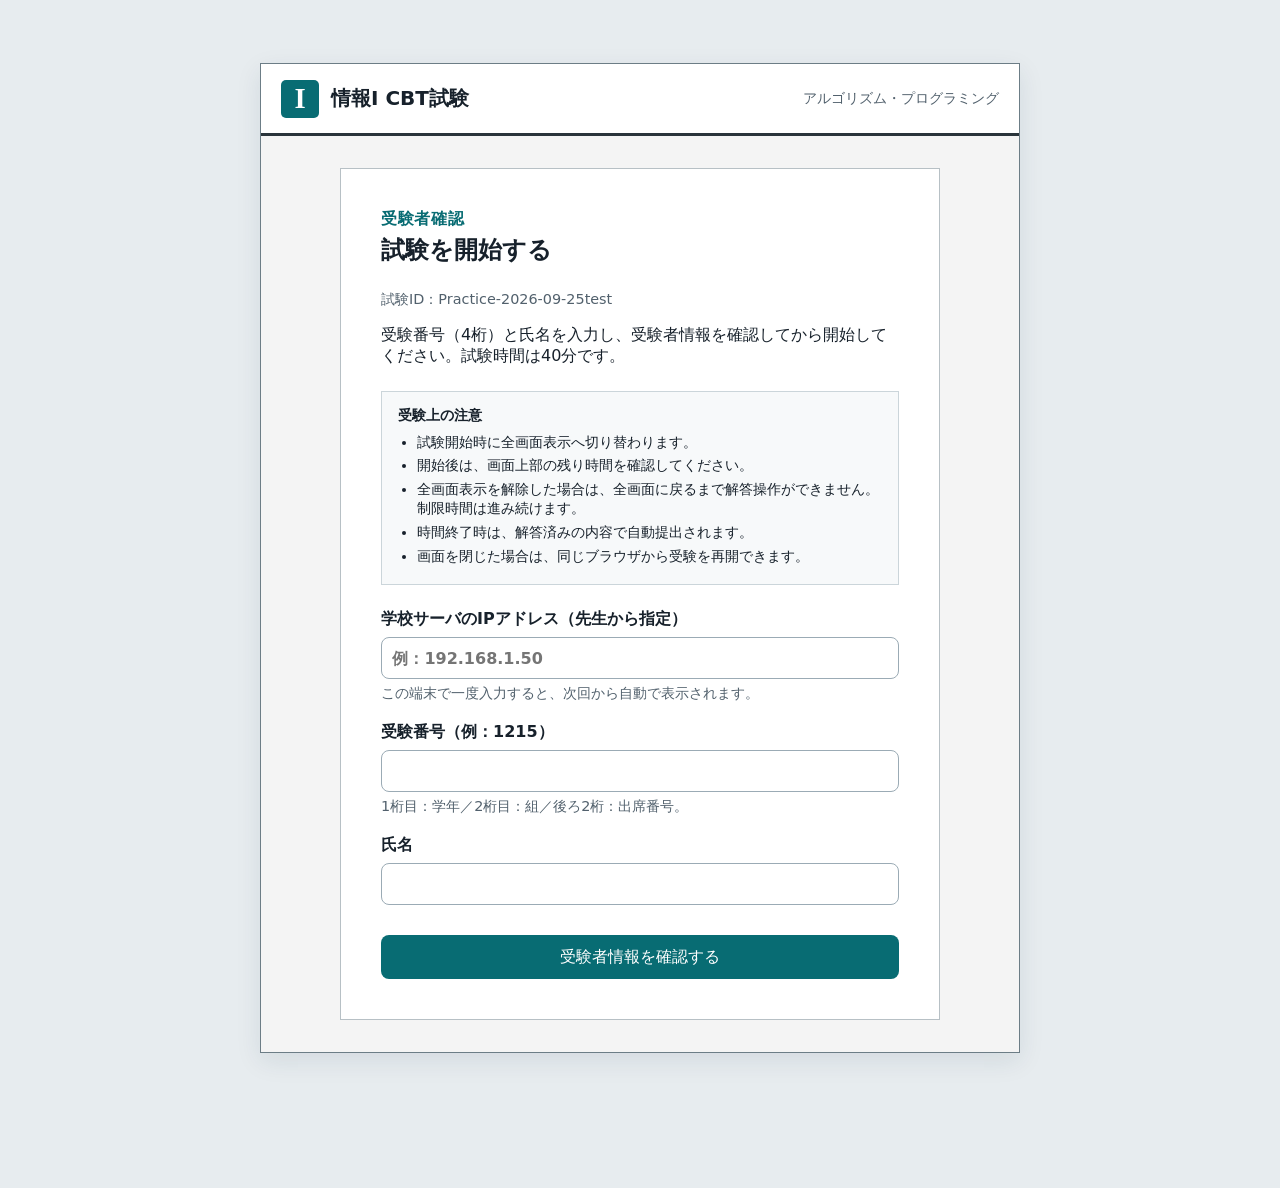
<file: index.html>
<!doctype html>
<html lang="ja">
  <head>
    <meta charset="UTF-8" />
    <meta name="viewport" content="width=device-width, initial-scale=1.0" />
    <title>情報I CBT</title>
    <link rel="stylesheet" href="styles.css?v=20261002-fullscreen1" />
  </head>
  <body>
    <main class="app-shell">
      <section id="entry-screen" class="entry-screen">
        <header class="cbt-header"><div><span class="cbt-mark">I</span><strong>情報I CBT試験</strong></div><span>アルゴリズム・プログラミング</span></header>
        <div class="entry-card">
          <p class="eyebrow">受験者確認</p>
          <h1>試験を開始する</h1>
          <p id="exam-id-label" class="hint"></p>
          <p>受験番号（4桁）と氏名を入力し、受験者情報を確認してから開始してください。試験時間は40分です。</p>
          <section class="entry-notice"><strong>受験上の注意</strong><ul><li>試験開始時に全画面表示へ切り替わります。</li><li>開始後は、画面上部の残り時間を確認してください。</li><li>全画面表示を解除した場合は、全画面に戻るまで解答操作ができません。制限時間は進み続けます。</li><li>時間終了時は、解答済みの内容で自動提出されます。</li><li>画面を閉じた場合は、同じブラウザから受験を再開できます。</li></ul></section>
          <form id="entry-form">
          <label>学校サーバのIPアドレス（先生から指定）<input id="server-ip" inputmode="decimal" placeholder="例：192.168.1.50" required /></label>
          <p id="server-ip-hint" class="hint">この端末で一度入力すると、次回から自動で表示されます。</p>
          <label>受験番号（例：1215）<input id="student-id" inputmode="numeric" maxlength="4" pattern="[0-9]{4}" required /></label>
          <p id="student-id-hint" class="hint">1桁目：学年／2桁目：組／後ろ2桁：出席番号。</p>
          <label>氏名<input id="student-name" maxlength="60" required /></label>
            <button class="primary" type="submit">受験者情報を確認する</button>
          </form>
        </div>
      </section>

      <section id="exam-screen" hidden>
        <header class="exam-header">
          <div><span class="header-title">情報I CBT試験</span><strong id="student-label"></strong></div>
          <div id="timer" aria-live="polite">残り 40:00</div>
          <button id="submit-button" class="secondary" type="button">試験を終了して提出</button>
        </header>
        <div id="exam-notice" class="notice" hidden></div>
        <div class="exam-layout">
          <div class="question-column">
            <p id="progress-label" class="progress-label"></p>
            <section id="question-card" class="card question-card"></section>
            <nav class="question-nav" aria-label="問題移動"><button id="previous-button" type="button">前の問題</button><button id="next-button" class="primary" type="button">次の問題</button></nav>
          </div>
          <aside class="answer-status"><h2>解答状況</h2><p>緑色は解答済みです。</p><div id="question-dots" class="question-dots" aria-label="問題一覧"></div><button id="status-submit-button" class="secondary" type="button">試験を終了して提出</button></aside>
        </div>
      </section>

      <section id="result-screen" class="result-screen" hidden>
        <header class="result-header"><div><span class="result-mark">I</span><strong>情報I CBT試験</strong></div><p>試験終了　<span id="result-time"></span></p></header>
        <div class="result-body">
          <div class="result-intro">
            <div class="result-intro-text">
              <p class="result-lead">あなたの試験結果は以下のとおりです。</p>
              <p id="result-student" class="result-student"></p>
              <p id="server-save-status" class="result-storage" role="status" aria-live="polite">成績を学校サーバへ送信中です…</p>
            </div>
            <div class="result-download-area">
              <button id="download-result" class="primary" type="button">結果JSONをダウンロード</button>
              <p>提出方法については、授業内で確認すること。</p>
            </div>
          </div>
          <div class="result-columns">
            <div>
              <section class="result-panel total-panel"><h2>総合評価点</h2><strong id="total-score"></strong><span id="correct-count"></span></section>
              <section class="result-panel"><h2>観点別評価点</h2><div id="result-details" class="score-list"></div></section>
              <section class="result-panel"><h2>分野別到達度</h2><div id="domain-results" class="score-list compact"></div></section>
            </div>
            <div>
              <section class="result-panel attainment"><h2>到達度について</h2><p>総合得点と2つの観点別得点から、学習の到達状況を確認できます。</p><ul><li>80％以上：十分に到達</li><li>60％以上：おおむね到達</li><li>60％未満：重点的に復習</li></ul></section>
              <section class="result-panel"><h2>ITパスポート Chapter 12 関連</h2><div id="it-result" class="it-result"></div></section>
              <section class="result-panel advice"><h2>学習アドバイス</h2><ul id="advice-list"></ul></section>
            </div>
          </div>
        </div>
      </section>
    </main>
    <section id="exam-fullscreen-overlay" class="exam-fullscreen-overlay" role="dialog" aria-modal="true" aria-labelledby="exam-fullscreen-heading" hidden>
      <div class="exam-fullscreen-card">
        <h2 id="exam-fullscreen-heading">全画面表示に戻してください</h2>
        <p id="exam-fullscreen-message">全画面表示が解除されました。全画面に戻って受験を続けてください。</p>
        <p class="hint">全画面表示に戻るまで解答操作はできません。制限時間は進み続けます。</p>
        <button id="exam-fullscreen-return" class="primary" type="button">全画面に戻って受験を続ける</button>
      </div>
    </section>
    <dialog id="confirm-start"><form method="dialog"><h2>受験者情報の確認</h2><p id="start-summary"></p><p id="resume-message" class="hint" hidden></p><p id="fullscreen-start-message" class="fullscreen-error" role="alert" hidden></p><div class="dialog-actions"><button value="cancel">修正する</button><button id="confirm-start-button" class="primary" type="button">この内容で開始する</button></div></form></dialog>
    <dialog id="confirm-submit"><form method="dialog"><h2>提出しますか？</h2><p id="unanswered-message"></p><div class="dialog-actions"><button value="cancel">戻る</button><button id="confirm-submit-button" class="primary" value="confirm">提出する</button></div></form></dialog>
    <script src="question-bank.js?v=20260908-paiza1"></script>
    <script src="pool/pool-ab.js?v=20260916-standalone1"></script>
    <script src="pool/pool-cd.js?v=20260908-45q"></script>
    <script src="pool/pool-e.js?v=20260908-45q"></script>
    <script src="pool/pool-f.js?v=20260908-45q"></script>
    <script src="pool/pool-extra.js?v=20260908-45q"></script>
    <script src="pool/pool-paiza.js?v=20260916-ux1"></script>
    <script src="pool/pool-diagrams.js?v=20260916-ux1"></script>
    <script src="pool/pool-actual.js?v=20260917-ipa1"></script>
    <script src="pool/pool-engine.js?v=20260908-paiza1"></script>
    <script src="question-presentation.js?v=20260916-ux1"></script>
    <script src="app.js?v=20261002-fullscreen1"></script>
  </body>
</html>
</file>
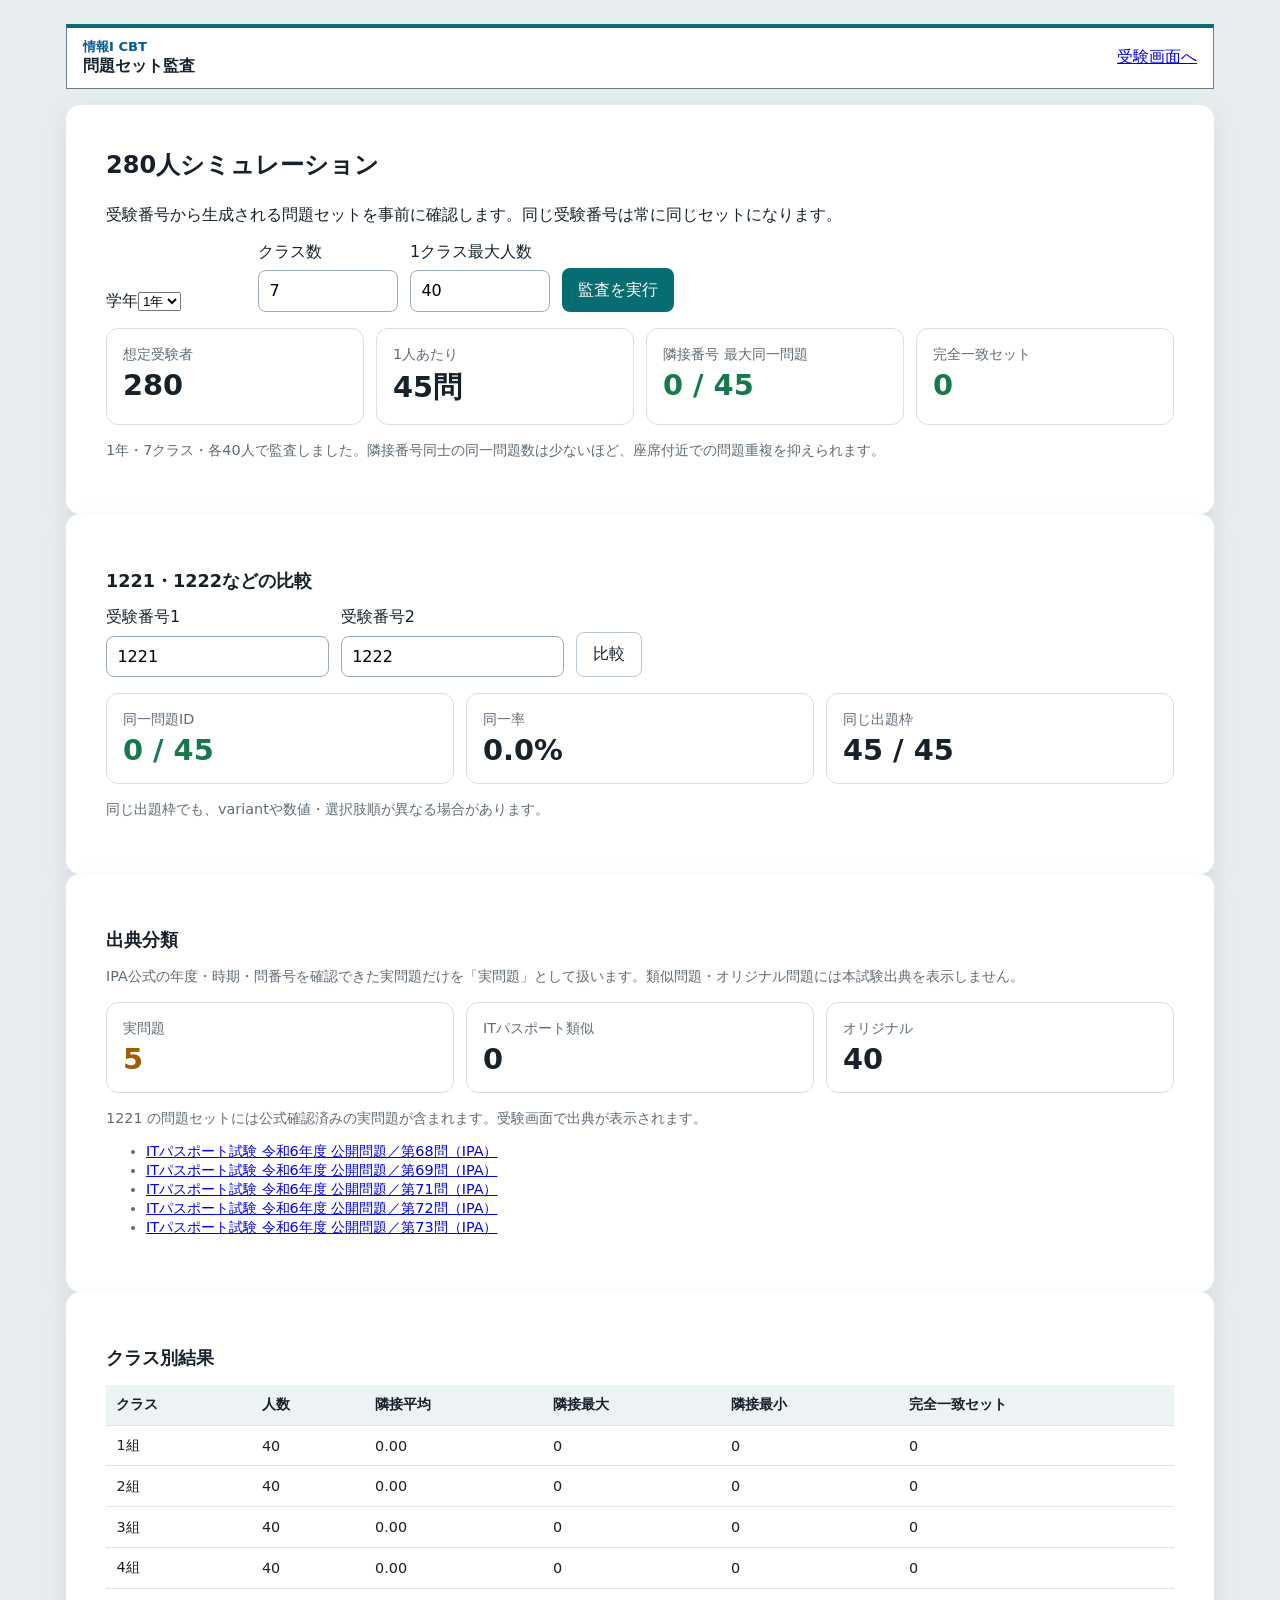
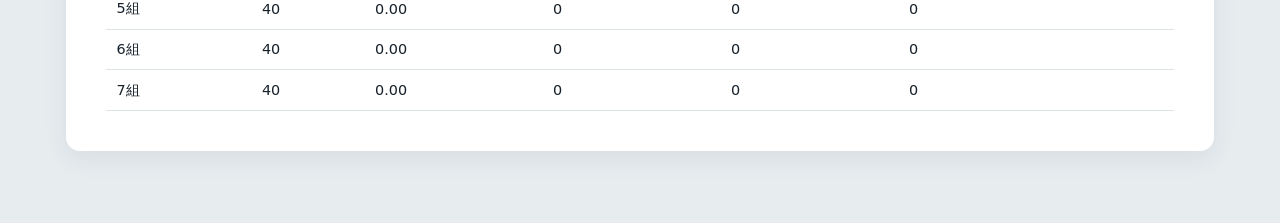
<file: audit.html>
<!doctype html>
<html lang="ja">
<head>
  <meta charset="UTF-8" />
  <meta name="viewport" content="width=device-width,initial-scale=1.0" />
  <title>情報I CBT 問題セット監査</title>
  <link rel="stylesheet" href="styles.css?v=20260916-standalone1" />
  <style>
    .audit-grid{display:grid;grid-template-columns:repeat(auto-fit,minmax(170px,1fr));gap:12px;margin:16px 0}.audit-card{padding:16px;border:1px solid #d9e0e7;border-radius:12px;background:#fff}.audit-card span{display:block;color:#5f6b76;font-size:.9rem}.audit-card strong{display:block;font-size:1.8rem;margin-top:4px}.audit-controls{display:flex;gap:12px;flex-wrap:wrap;align-items:end}.audit-controls label{min-width:140px}.ok{color:#16794a}.warn{color:#a15c00}.bad{color:#b42318}.mono{font-family:ui-monospace,SFMono-Regular,Menlo,Consolas,monospace}.table-wrap{overflow:auto}.small-note{font-size:.9rem;color:#5f6b76}
  </style>
</head>
<body>
<main class="app-shell audit-shell">
  <header class="exam-header"><div><span class="header-title">情報I CBT</span><strong>問題セット監査</strong></div><a href="index.html">受験画面へ</a></header>
  <section class="card">
    <h1>280人シミュレーション</h1>
    <p>受験番号から生成される問題セットを事前に確認します。同じ受験番号は常に同じセットになります。</p>
    <div class="audit-controls">
      <label>学年<select id="grade"><option value="1">1年</option><option value="2">2年</option><option value="3">3年</option></select></label>
      <label>クラス数<input id="classes" type="number" min="1" max="9" value="7" /></label>
      <label>1クラス最大人数<input id="attendance" type="number" min="1" max="99" value="40" /></label>
      <button id="run" class="primary" type="button">監査を実行</button>
    </div>
    <div class="audit-grid">
      <div class="audit-card"><span>想定受験者</span><strong id="student-count">280</strong></div>
      <div class="audit-card"><span>1人あたり</span><strong>45問</strong></div>
      <div class="audit-card"><span>隣接番号 最大同一問題</span><strong id="max-adjacent">—</strong></div>
      <div class="audit-card"><span>完全一致セット</span><strong id="duplicate-sets">—</strong></div>
    </div>
    <p id="summary" class="small-note"></p>
  </section>

  <section class="card">
    <h2>1221・1222などの比較</h2>
    <div class="audit-controls">
      <label>受験番号1<input id="id-a" value="1221" maxlength="4" /></label>
      <label>受験番号2<input id="id-b" value="1222" maxlength="4" /></label>
      <button id="compare" class="secondary" type="button">比較</button>
    </div>
    <div class="audit-grid">
      <div class="audit-card"><span>同一問題ID</span><strong id="same-count">—</strong></div>
      <div class="audit-card"><span>同一率</span><strong id="same-rate">—</strong></div>
      <div class="audit-card"><span>同じ出題枠</span><strong>45 / 45</strong></div>
    </div>
    <p id="compare-note" class="small-note">同じ出題枠でも、variantや数値・選択肢順が異なる場合があります。</p>
  </section>

  <section class="card">
    <h2>出典分類</h2>
    <p class="small-note">IPA公式の年度・時期・問番号を確認できた実問題だけを「実問題」として扱います。類似問題・オリジナル問題には本試験出典を表示しません。</p>
    <div class="audit-grid">
      <div class="audit-card"><span>実問題</span><strong id="actual-count">—</strong></div>
      <div class="audit-card"><span>ITパスポート類似</span><strong id="similar-count">—</strong></div>
      <div class="audit-card"><span>オリジナル</span><strong id="original-count">—</strong></div>
    </div>
    <p id="source-note" class="small-note"></p>
    <ul id="source-list" class="small-note"></ul>
  </section>

  <section class="card">
    <h2>クラス別結果</h2>
    <div class="table-wrap"><table><thead><tr><th>クラス</th><th>人数</th><th>隣接平均</th><th>隣接最大</th><th>隣接最小</th><th>完全一致セット</th></tr></thead><tbody id="class-rows"></tbody></table></div>
  </section>
</main>
<script src="question-bank.js?v=20260908-paiza1"></script>
<script src="pool/pool-ab.js?v=20260916-standalone1"></script>
<script src="pool/pool-cd.js?v=20260908-45q"></script>
<script src="pool/pool-e.js?v=20260908-45q"></script>
<script src="pool/pool-f.js?v=20260908-45q"></script>
<script src="pool/pool-extra.js?v=20260908-45q"></script>
<script src="pool/pool-paiza.js?v=20260916-ux1"></script>
<script src="pool/pool-diagrams.js?v=20260916-ux1"></script>
<script src="pool/pool-actual.js?v=20260917-ipa1"></script>
<script src="pool/pool-engine.js?v=20260908-paiza1"></script>
<script>
(() => {
  const $=id=>document.getElementById(id);
  const questionCount=EXAM_BLUEPRINT.totalQuestions;
  const signature=id=>generateExamForStudent(id).map(q=>q.id).sort().join('|');
  const overlap=(a,b)=>{const sa=new Set(generateExamForStudent(a).map(q=>q.id));return generateExamForStudent(b).filter(q=>sa.has(q.id)).length};
  function auditClass(grade,classNo,maxAttendance){
    const ids=Array.from({length:maxAttendance},(_,i)=>`${grade}${classNo}${String(i+1).padStart(2,'0')}`);
    const adjacent=[];for(let i=1;i<ids.length;i++) adjacent.push(overlap(ids[i-1],ids[i]));
    const sigs=ids.map(signature);const duplicate=sigs.length-new Set(sigs).size;
    return {classNo,count:ids.length,avg:adjacent.length?adjacent.reduce((a,b)=>a+b,0)/adjacent.length:0,max:adjacent.length?Math.max(...adjacent):0,min:adjacent.length?Math.min(...adjacent):0,duplicate};
  }
  function run(){
    const grade=Number($('grade').value),classes=Number($('classes').value),maxAttendance=Number($('attendance').value);
    const audits=Array.from({length:classes},(_,i)=>auditClass(grade,i+1,maxAttendance));
    $('student-count').textContent=classes*maxAttendance;
    const max=Math.max(...audits.map(a=>a.max));const dup=audits.reduce((s,a)=>s+a.duplicate,0);
    $('max-adjacent').textContent=`${max} / ${questionCount}`;$('duplicate-sets').textContent=dup;
    $('max-adjacent').className=max<=13?'ok':max<=18?'warn':'bad';$('duplicate-sets').className=dup===0?'ok':'bad';
    $('summary').textContent=`${grade}年・${classes}クラス・各${maxAttendance}人で監査しました。隣接番号同士の同一問題数は少ないほど、座席付近での問題重複を抑えられます。`;
    const body=$('class-rows');body.replaceChildren();audits.forEach(a=>{const r=body.insertRow();[`${a.classNo}組`,a.count,a.avg.toFixed(2),a.max,a.min,a.duplicate].forEach(v=>{const c=r.insertCell();c.textContent=v})});
  }
  function renderSourceAudit(id){const questions=generateExamForStudent(id);const counts=auditSourceTypes(id);const actual=questions.filter(q=>q.source_type==='it_passport_actual').sort((a,b)=>a.source_question_no-b.source_question_no);$('actual-count').textContent=counts.it_passport_actual;$('similar-count').textContent=counts.it_passport_similar;$('original-count').textContent=counts.original;$('actual-count').className=counts.it_passport_actual?'warn':'ok';$('source-note').textContent=counts.it_passport_actual?`${id} の問題セットには公式確認済みの実問題が含まれます。受験画面で出典が表示されます。`:`${id} の問題セットに公式確認済みの実問題はありません。受験画面に本試験出典は表示されません。`;const list=$('source-list');list.replaceChildren();actual.forEach(q=>{const item=document.createElement('li');const link=document.createElement('a');link.href=q.source_url;link.target='_blank';link.rel='noopener noreferrer';link.textContent=q.source_label;item.append(link);list.append(item);});}
  function compare(){const a=$('id-a').value.trim(),b=$('id-b').value.trim();const same=overlap(a,b);$('same-count').textContent=`${same} / ${questionCount}`;$('same-rate').textContent=`${(same/questionCount*100).toFixed(1)}%`;$('same-count').className=same<=13?'ok':same<=18?'warn':'bad';renderSourceAudit(a);}
  $('run').onclick=run;$('compare').onclick=compare;run();compare();
})();
</script>
</body>
</html>
</file>
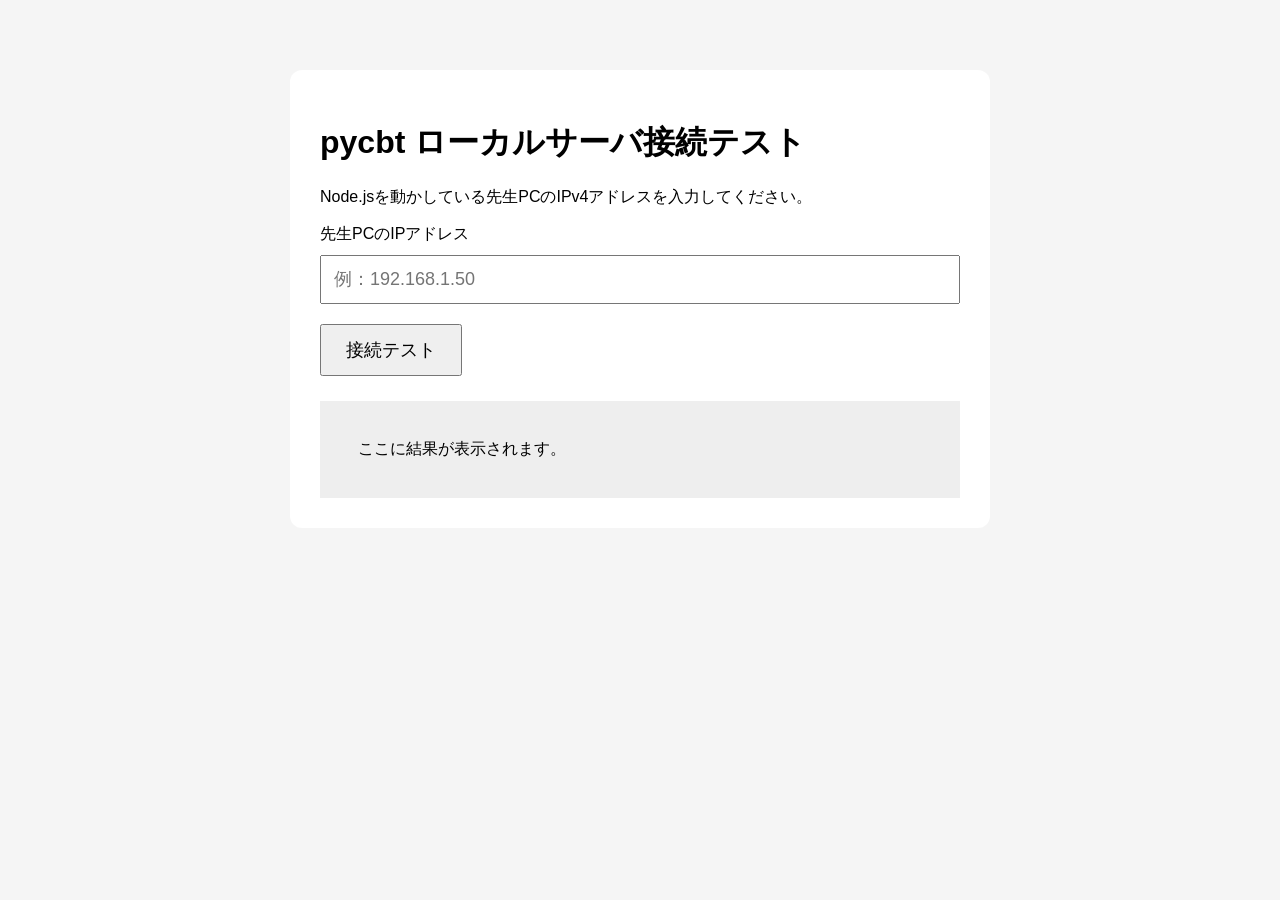
<file: local-test.html>
<!DOCTYPE html>
<html lang="ja">
<head>
  <meta charset="UTF-8">
  <meta name="viewport" content="width=device-width, initial-scale=1.0">

  <title>pycbt ローカルサーバ接続テスト</title>

  <style>
    body {
      font-family: sans-serif;
      max-width: 700px;
      margin: 50px auto;
      padding: 20px;
      background: #f5f5f5;
    }

    .card {
      background: white;
      padding: 30px;
      border-radius: 12px;
    }

    input {
      width: 100%;
      box-sizing: border-box;
      padding: 12px;
      font-size: 18px;
      margin: 10px 0 20px;
    }

    button {
      padding: 12px 24px;
      font-size: 18px;
      cursor: pointer;
    }

    #result {
      margin-top: 25px;
      padding: 20px;
      background: #eee;
      white-space: pre-wrap;
    }

    .success {
      background: #e8f5e9 !important;
    }

    .error {
      background: #ffebee !important;
    }
  </style>
</head>

<body>

<div class="card">

  <h1>pycbt ローカルサーバ接続テスト</h1>

  <p>
    Node.jsを動かしている先生PCのIPv4アドレスを入力してください。
  </p>

  <label for="server-ip">
    先生PCのIPアドレス
  </label>

  <input
    id="server-ip"
    type="text"
    placeholder="例：192.168.1.50"
  >

  <button id="test-button">
    接続テスト
  </button>

  <div id="result">
    ここに結果が表示されます。
  </div>

</div>


<script>

const button = document.getElementById("test-button");
const result = document.getElementById("result");


button.addEventListener("click", async () => {

  const ip =
    document.getElementById("server-ip").value.trim();

  if (!ip) {

    result.className = "error";

    result.textContent =
      "IPアドレスを入力してください。";

    return;
  }


  const url =
    `http://${ip}:3000/api/health`;


  result.className = "";

  result.textContent =
    `接続中...\n\n${url}`;


  try {

    const response = await fetch(url);


    if (!response.ok) {

      throw new Error(
        `HTTPエラー：${response.status}`
      );

    }


    const data = await response.json();

    // 接続できた先生PCのIPを、このブラウザの受験画面でも使用する。
    localStorage.setItem("pycbt:server-ip", ip);


    result.className = "success";

    result.textContent =
      "✅ 接続成功\n\n" +
      JSON.stringify(data, null, 2);


  } catch (error) {

    result.className = "error";

    result.textContent =
      "❌ 接続できませんでした\n\n" +
      "接続先：" + url + "\n\n" +
      "エラー：" + error.message + "\n\n" +
      "確認項目：\n" +
      "・Node.jsサーバが起動しているか\n" +
      "・IPアドレスが正しいか\n" +
      "・Windowsファイアウォール\n" +
      "・校内LANで端末間通信が許可されているか\n" +
      "・ブラウザのローカルネットワークアクセス許可";

    console.error(error);

  }

});

</script>

</body>
</html>
</file>
<file: styles.css>
:root { color-scheme: light; font-family: "Yu Gothic UI", "Meiryo", system-ui, sans-serif; color: #17212b; background: #e7ecef; }
* { box-sizing: border-box; }
body { margin: 0; min-width: 320px; }
button, input { font: inherit; }
button { border: 0; border-radius: 8px; padding: .7rem 1rem; cursor: pointer; background: #e4eaee; color: #17212b; }
button:hover { filter: brightness(.96); } button:disabled { cursor: not-allowed; opacity: .55; }
.primary { background: #086c73; color: white; } .secondary { background: #fff; border: 1px solid #b8c8d0; }
.app-shell { max-width: 1120px; margin: 1.5rem auto; padding: 0 1rem 3rem; }
.card { background: white; border-radius: 14px; box-shadow: 0 8px 24px #17334a14; padding: clamp(1.25rem, 4vw, 2.5rem); }
.entry-screen { max-width: 760px; margin: 7vh auto; border: 1px solid #6c7d86; background: #f4f4f4; box-shadow: 0 8px 24px #17334a18; }.cbt-header { display: flex; align-items: center; justify-content: space-between; gap: 1rem; min-height: 72px; padding: .8rem 1.25rem; background: #fff; border-bottom: 3px solid #2a343b; }.cbt-header > div { display: flex; align-items: center; gap: .75rem; font-size: 1.25rem; }.cbt-header > span { font-size: .88rem; color: #52616d; }.cbt-mark { display: grid; place-items: center; width: 38px; height: 38px; border-radius: 5px; background: #086c73; color: #fff; font-weight: 800; font-size: 1.8rem; font-family: Georgia, serif; }.entry-card { max-width: 600px; margin: 2rem auto; padding: clamp(1.25rem, 4vw, 2.5rem); background: #fff; border: 1px solid #b7c0c5; } h1 { margin: .25rem 0 1.5rem; } h2 { font-size: 1.1rem; }
.eyebrow { color: #086c73; font-weight: bold; letter-spacing: .04em; margin: 0; }
form label { display: block; font-weight: bold; margin: 1.2rem 0 .3rem; }
input { display: block; border: 1px solid #9babB5; border-radius: 8px; padding: .65rem; width: 100%; margin-top: .45rem; }
.hint { color: #52616d; font-size: .9rem; margin: 0; } .entry-card form > button { margin-top: 1.6rem; width: 100%; }.entry-notice { margin: 1.5rem 0; padding: .85rem 1rem; background: #f7f9fa; border: 1px solid #cbd5da; font-size: .9rem; }.entry-notice ul { margin: .5rem 0 0; padding-left: 1.2rem; }.entry-notice li { margin: .3rem 0; }
.exam-header { display: flex; align-items: center; justify-content: space-between; gap: 1rem; padding: .65rem 1rem; margin-bottom: 1rem; background: #fff; border: 1px solid #6c7d86; border-top: 4px solid #086c73; }.header-title { display: block; font-size: .82rem; color: #075a9a; font-weight: bold; } #student-label { display: block; } .progress-label { color: #075a9a; font-weight: bold; margin: 0 0 .45rem; font-size: .95rem; } #timer { color: #8a2f0d; font-size: 1.25rem; font-weight: bold; white-space: nowrap; }
.notice { background: #fff4d6; border-left: 4px solid #dc9400; padding: .75rem 1rem; margin-bottom: 1rem; }
.question-card { height: clamp(500px, 66vh, 680px); display: flex; flex-direction: column; overflow: hidden; }.question-meta { color: #52616d; font-size: .9rem; margin-top: 0; } .question-card h2 { margin: .5rem 0 1rem; font-size: 1.2rem; line-height: 1.7; }.question-body { flex: 1; overflow: auto; padding-right: .35rem; }
.visual { padding: 1rem; background: #f2f8f8; border: 1px solid #bdd8d8; white-space: pre-wrap; border-radius: 8px; margin: 1rem 0; }
.choice { display: flex; gap: .65rem; align-items: flex-start; border: 1px solid #d2dce1; border-radius: 8px; padding: .8rem; margin: .6rem 0; font-weight: normal; cursor: pointer; }
.choice:has(input:checked) { border-color: #086c73; background: #eefafa; } .choice input { width: auto; margin: .2rem 0 0; }
.answer-input { max-width: 360px; } .exam-layout { display: grid; grid-template-columns: minmax(0, 1fr) 210px; gap: 1rem; }.question-nav { display: flex; justify-content: space-between; gap: 1rem; margin: 1rem 0; }.answer-status { align-self: start; padding: .8rem; background: #fff; border: 1px solid #9facb3; }.answer-status h2 { color: #075a9a; border-bottom: 1px solid #c4ced3; padding-bottom: .45rem; margin: 0 0 .45rem; }.answer-status p { font-size: .78rem; margin: .4rem 0 .8rem; color: #52616d; }.answer-status > button { width: 100%; margin-top: 1rem; font-size: .88rem; }.question-dots { display: flex; flex-wrap: wrap; gap: .4rem; } .question-dots button { padding: .4rem .6rem; min-width: 2.3rem; border: 1px solid #bdc9cf; background: #f6f8f9; }
.question-dots .answered { background: #bde3df; } .question-dots .active { outline: 3px solid #086c73; outline-offset: 1px; }

/* Shared grid rows align the question panel with the answer-status panel. */
.app-shell:has(#exam-screen:not([hidden])) { max-width: 1440px; margin: 12px auto; padding-bottom: 12px; }
#exam-screen .exam-header { margin-bottom: 12px; }
#exam-screen .exam-layout { grid-template-columns: minmax(0, 1fr) 230px; grid-template-rows: auto minmax(520px, auto) auto; gap: 10px 16px; }
#exam-screen .question-column { display: contents; }
#exam-screen .progress-label { grid-column: 1; grid-row: 1; margin: 0; }
#exam-screen .question-card { grid-column: 1; grid-row: 2; height: auto; min-width: 0; padding: 20px 24px; overflow: visible; }
#exam-screen .question-meta { margin: 0 0 10px; font-size: .82rem; line-height: 1.5; }
#exam-screen .question-body { flex: 1; overflow: visible; padding: 0; min-width: 0; }
#exam-screen .question-card h2 { margin: 0 0 16px; max-width: 42em; font-size: 1.12rem; line-height: 1.85; white-space: pre-line; overflow-wrap: anywhere; }
.source-attribution { margin: -6px 0 14px; color: #5d6972; font-size: .82rem; line-height: 1.5; }
.source-attribution a { color: #42616f; text-decoration-thickness: 1px; text-underline-offset: 2px; }
.official-support-diagram { display: block; width: 100%; max-width: 640px; margin: auto; }
.question-code { margin: 0 0 18px; padding: 14px 18px; border-left: 4px solid #086c73; background: #f3f6f8; overflow-x: auto; font: 1rem/1.8 Consolas, monospace; tab-size: 4; }
button:focus-visible, a:focus-visible { outline: 3px solid #086c73; outline-offset: 3px; }
#question-heading:focus { outline: none; }
#exam-screen .visual { white-space: normal; padding: 8px; margin: 0 0 16px; overflow-x: auto; }
#exam-screen .visual svg { max-height: 250px; }
#exam-screen .visual .flowchart-diagram { max-height: 330px; }
#exam-screen .answer-area { display: grid; gap: 8px; }
#exam-screen .choice { margin: 0; padding: 10px 12px; min-height: 44px; line-height: 1.5; overflow-wrap: anywhere; }
#exam-screen .choice input { flex: 0 0 auto; }
#exam-screen .choice:focus-within { outline: 2px solid #086c73; outline-offset: 2px; }
#exam-screen .answer-status { grid-column: 2; grid-row: 2; align-self: stretch; display: flex; flex-direction: column; padding: 12px; border-radius: 10px; }
#exam-screen .question-dots { display: grid; grid-template-columns: repeat(5, minmax(0, 1fr)); gap: 6px; }
#exam-screen .question-dots button { min-width: 0; min-height: 36px; padding: 6px 0; }
#exam-screen .answer-status > button { margin-top: auto; padding: 10px 6px; }
#exam-screen .question-dots { margin-bottom: 16px; }
#exam-screen .question-nav { grid-column: 1; grid-row: 3; margin: 0; }
@media (min-width: 1100px) {
  #exam-screen .answer-area:has(.choice) { grid-template-columns: repeat(2, minmax(0, 1fr)); }
}
@media (max-width: 760px) {
  #exam-screen .exam-layout { grid-template-columns: minmax(0, 1fr); grid-template-rows: auto auto auto auto; }
  #exam-screen .question-card { min-height: 0; padding: 16px; }
  #exam-screen .answer-status { grid-column: 1; grid-row: 4; }
  #exam-screen .question-dots { grid-template-columns: repeat(9, minmax(0, 1fr)); }
  #exam-screen .visual svg { min-width: 450px; max-height: none; }
  #exam-screen .visual .flowchart-diagram { min-width: 400px; max-height: none; }
}
.result-screen { background: #f5f5f5; border: 1px solid #6b7880; box-shadow: 0 8px 24px #17334a18; }.result-header { min-height: 74px; display: flex; justify-content: space-between; align-items: center; padding: .8rem 1.4rem; background: #fff; border-bottom: 3px solid #24323a; }.result-header > div { display: flex; align-items: center; gap: .75rem; font-size: 1.25rem; }.result-header p { margin: 0; font-size: .85rem; }.result-mark { display: grid; place-items: center; width: 38px; height: 38px; border-radius: 5px; background: #086c73; color: #fff; font-weight: 800; font-size: 1.8rem; font-family: Georgia, serif; }.result-body { padding: 1.8rem clamp(1rem, 4vw, 2.5rem) 2.2rem; }.result-intro { display: grid; grid-template-columns: minmax(0, 1fr) minmax(230px, 280px); align-items: start; gap: 1.5rem; margin-bottom: 1.15rem; }.result-lead { font-size: 1.15rem; font-weight: 700; margin: 0 0 .3rem; }.result-student { margin: 0 0 1.4rem; color: #46545d; }.result-storage { margin: 0; }.result-download-area { display: grid; gap: .55rem; justify-items: stretch; }.result-download-area button { width: 100%; min-height: 50px; }.result-download-area p { margin: 0; color: #46545d; font-size: .85rem; line-height: 1.45; text-align: center; }.result-columns { display: grid; grid-template-columns: minmax(280px, .95fr) minmax(320px, 1.05fr); gap: 1.25rem; }.result-panel { border: 1px solid #b7c0c5; background: #fff; padding: .8rem 1rem; margin-bottom: 1rem; }.result-panel h2 { margin: -.8rem -1rem .8rem; padding: .35rem .65rem; background: #e6edf1; color: #075a9a; font-size: .95rem; }.total-panel { text-align: center; padding: 1rem; }.total-panel strong { display: block; font-size: clamp(2rem, 5vw, 3rem); letter-spacing: .05em; }.total-panel span { color: #50616d; font-size: .9rem; }.score-list > div { display: grid; grid-template-columns: 1fr auto; gap: .5rem; align-items: center; padding: .55rem 0; border-bottom: 1px solid #e0e5e7; }.score-list > div:last-child { border-bottom: 0; }.score-list strong { font-size: 1.2rem; }.score-list small { grid-column: 1 / -1; color: #596a74; }.compact > div { padding: .35rem 0; }.attainment p, .attainment ul { font-size: .92rem; line-height: 1.55; }.attainment ul { margin-bottom: 0; padding-left: 1.3rem; }.it-result { display: flex; justify-content: space-between; align-items: baseline; gap: .75rem; }.it-result strong { font-size: 1.55rem; }.it-result span { color: #53646e; }.advice { background: #fffdf4; }.advice li { margin: .55rem 0; line-height: 1.5; }
.exam-fullscreen-overlay { position: fixed; inset: 0; z-index: 9999; display: grid; place-items: center; padding: 24px; background: #112634e6; }
.exam-fullscreen-overlay[hidden] { display: none; }
.exam-fullscreen-card { width: min(520px, 100%); padding: 28px; border-radius: 14px; background: #fff; box-shadow: 0 18px 60px #0006; text-align: center; }
.exam-fullscreen-card h2 { margin: 0 0 14px; font-size: 1.35rem; }
.exam-fullscreen-card p { line-height: 1.7; }
.exam-fullscreen-card .primary { width: 100%; margin-top: 10px; min-height: 50px; }
.fullscreen-error { margin: 12px 0 0; padding: 10px 12px; border-left: 4px solid #b3261e; background: #fff2f1; color: #8a1c16; font-weight: 700; line-height: 1.6; }
:fullscreen .app-shell { margin-top: 0; }

dialog { border: 0; border-radius: 12px; box-shadow: 0 12px 40px #0004; max-width: 420px; } dialog::backdrop { background: #11263488; }.dialog-actions { display: flex; justify-content: end; gap: .75rem; margin-top: 1.5rem; }
.audit-shell { max-width: 1180px; }.table-wrap { overflow-x: auto; } table { width: 100%; border-collapse: collapse; font-size: .9rem; } th, td { padding: .65rem; border-bottom: 1px solid #dce4e8; text-align: left; white-space: nowrap; } th { background: #edf3f5; }
@media (max-width: 760px) { .app-shell { margin-top: 1rem; }.exam-header { align-items: flex-start; flex-wrap: wrap; }.exam-header .secondary { order: 3; width: 100%; }.exam-layout { grid-template-columns: 1fr; }.answer-status { order: 2; }.question-card { height: 62vh; min-height: 430px; }.result-header, .cbt-header { align-items: flex-start; gap: .75rem; flex-direction: column; }.result-intro, .result-columns { grid-template-columns: 1fr; }.result-download-area { max-width: none; } }
</file>
